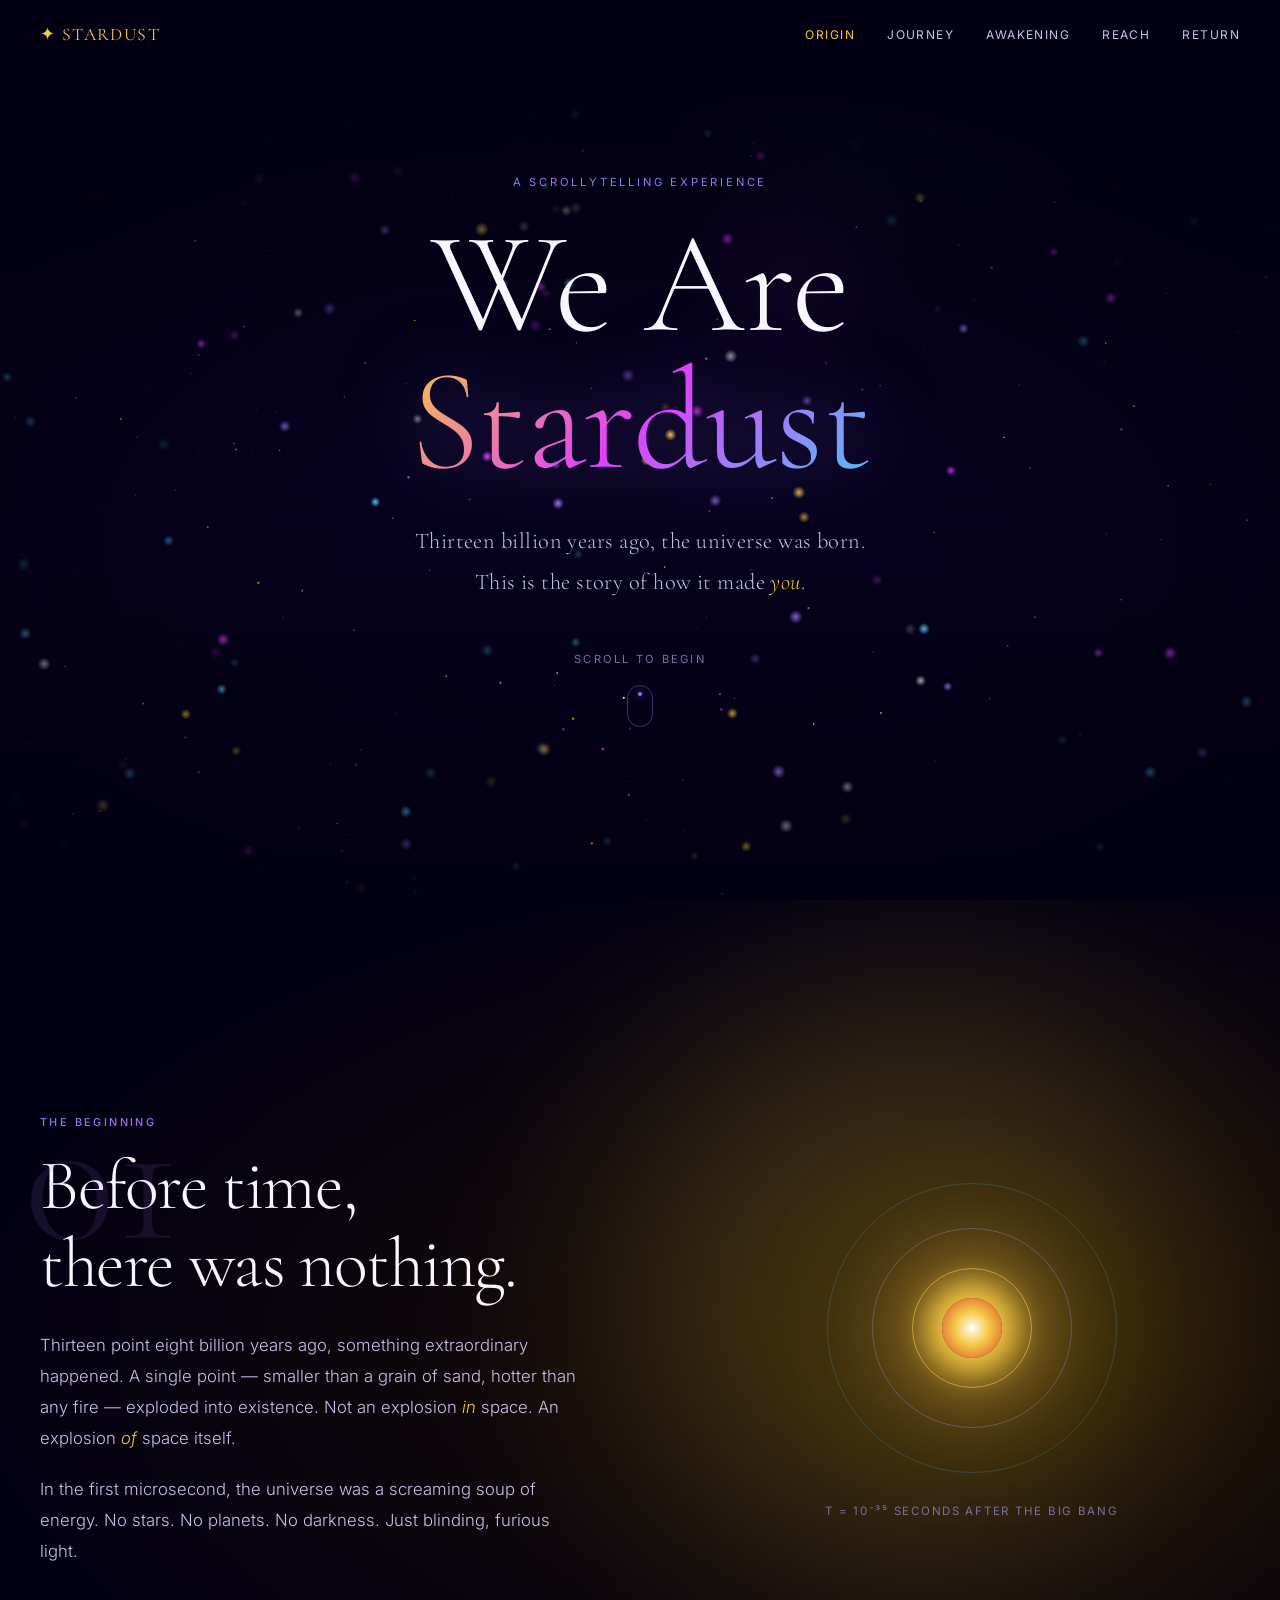
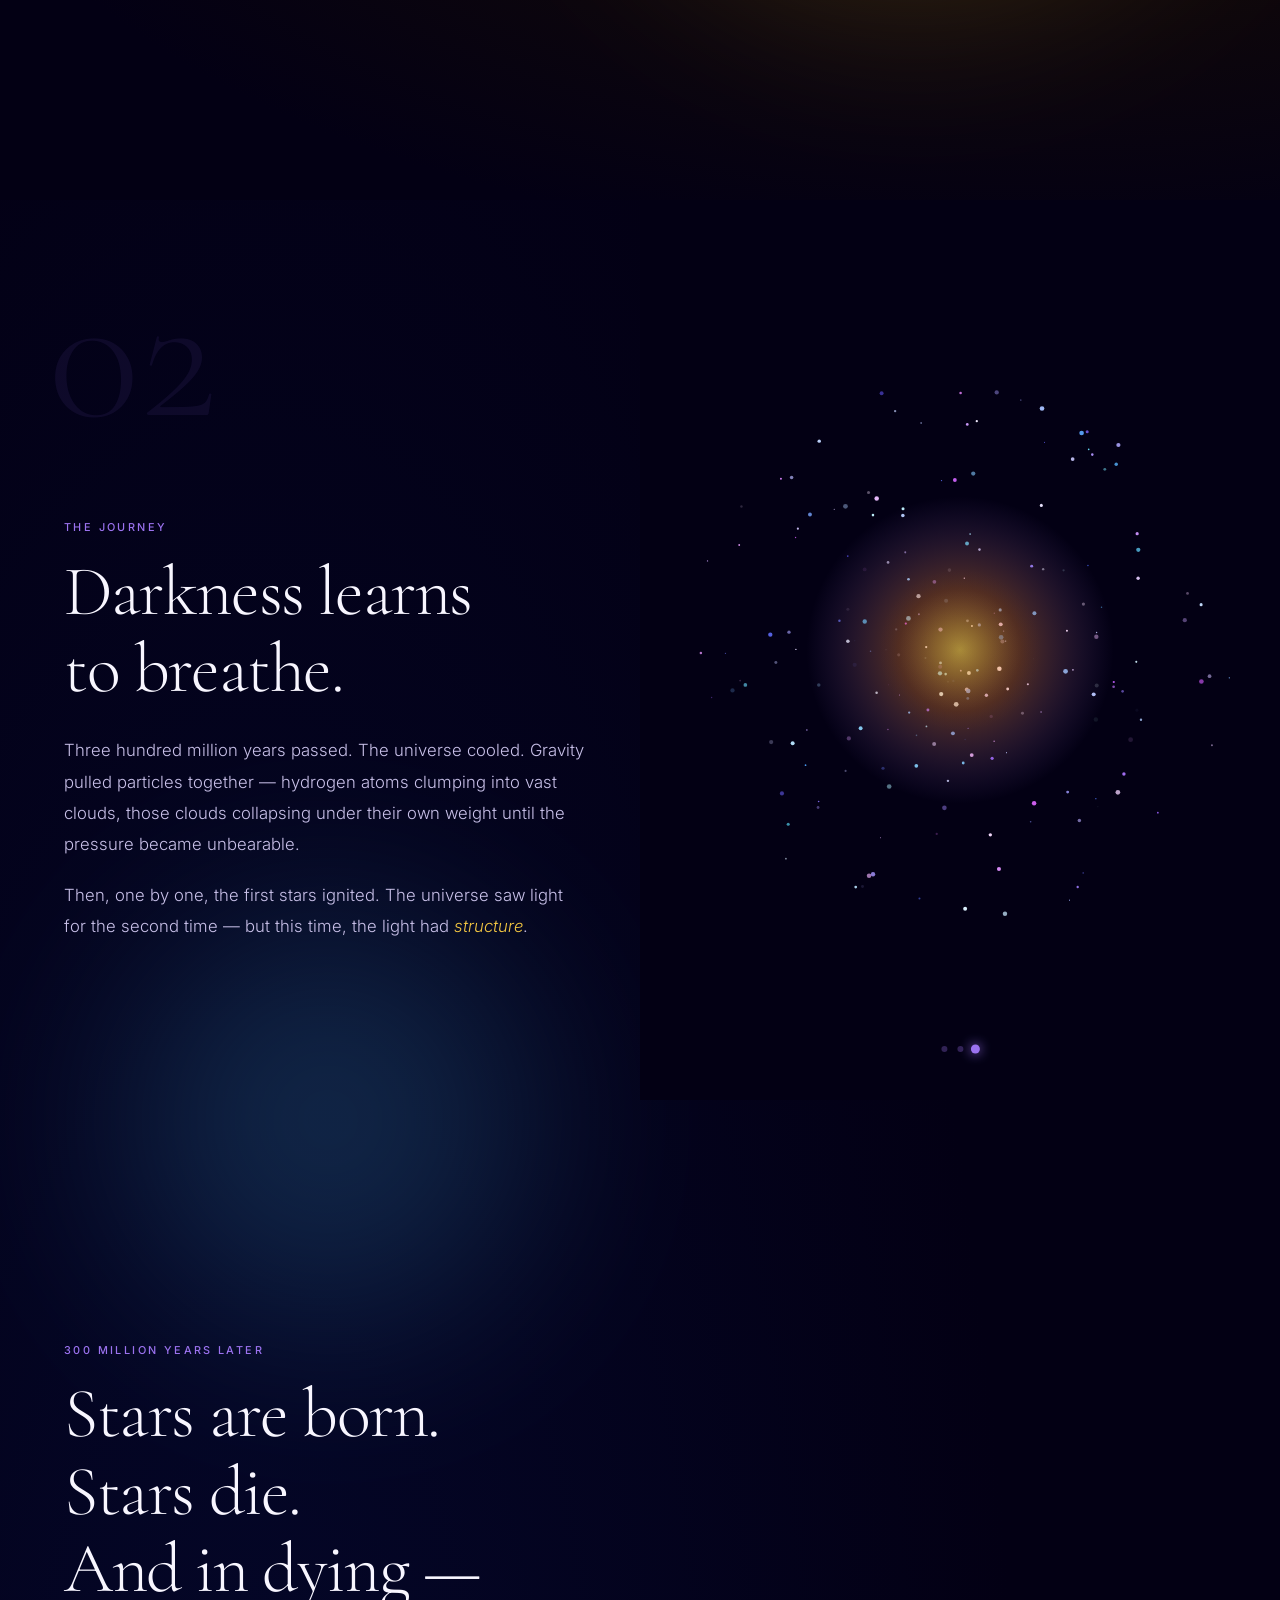
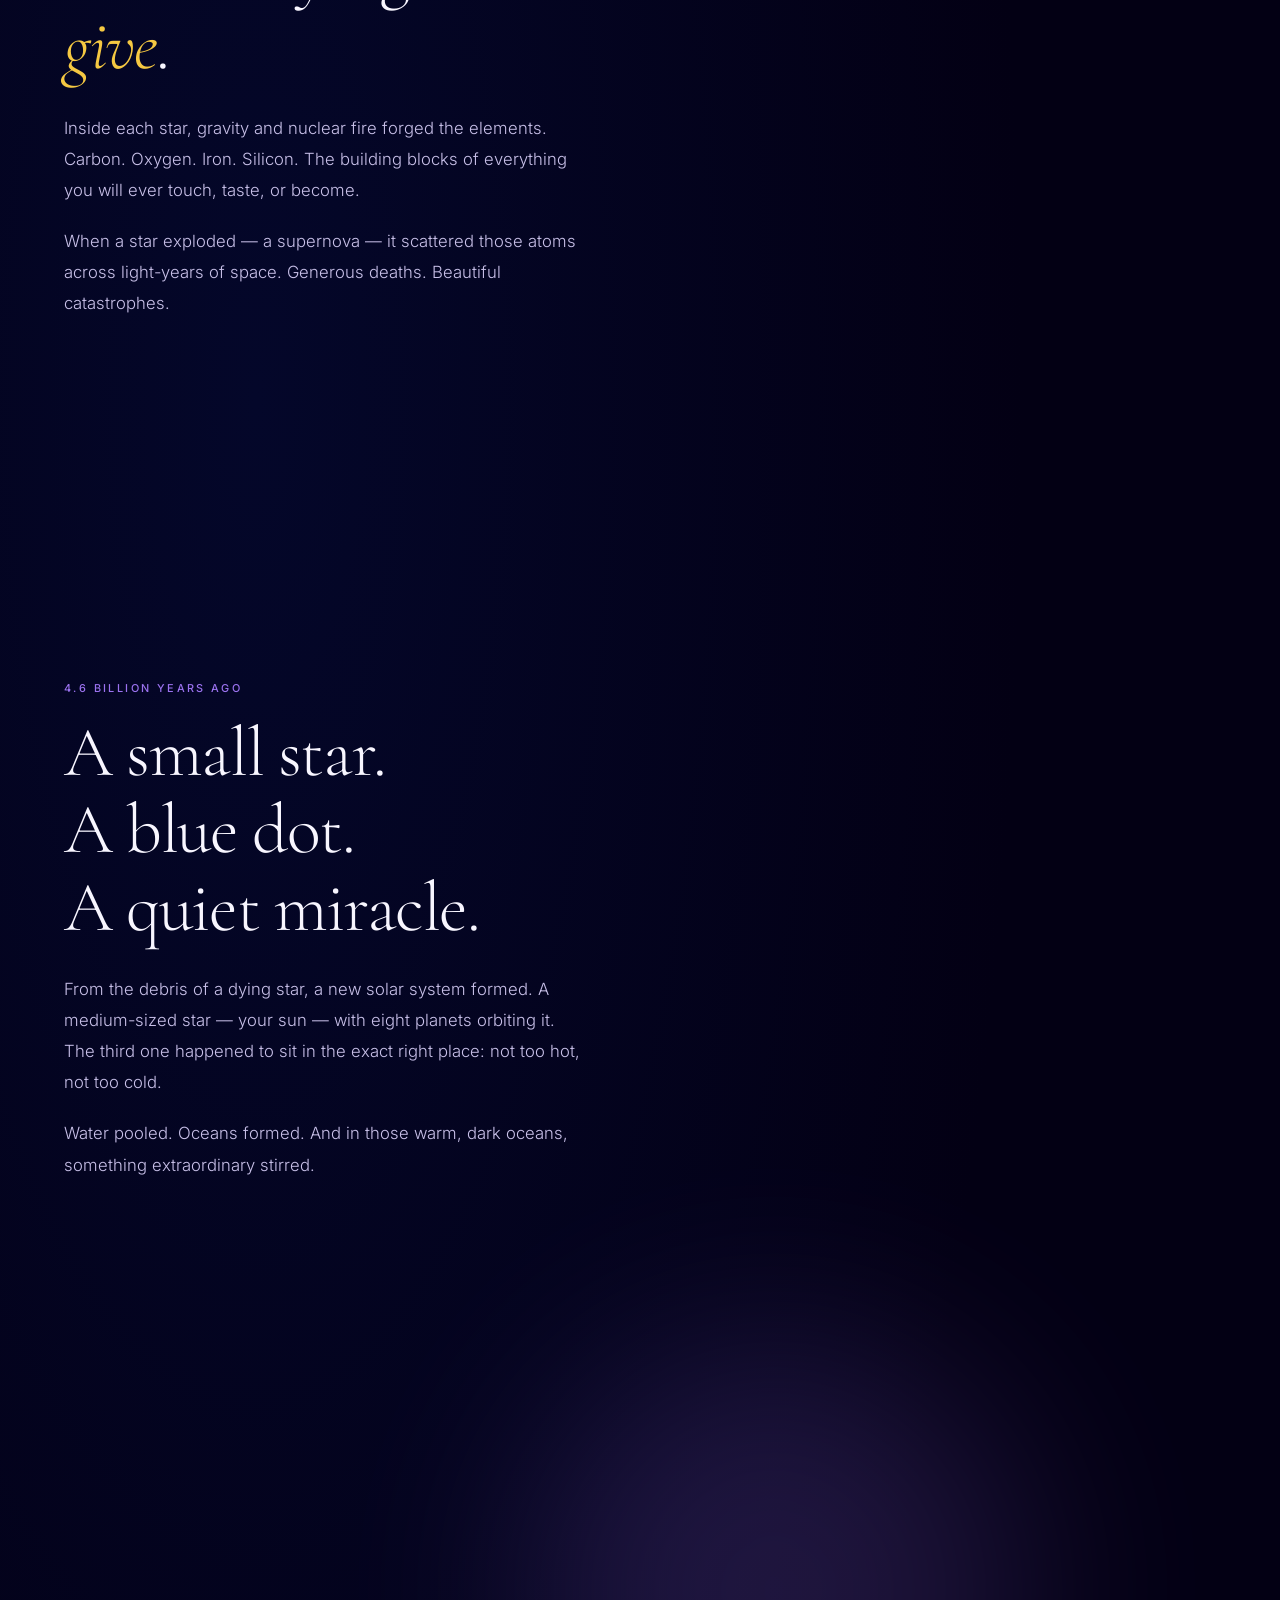
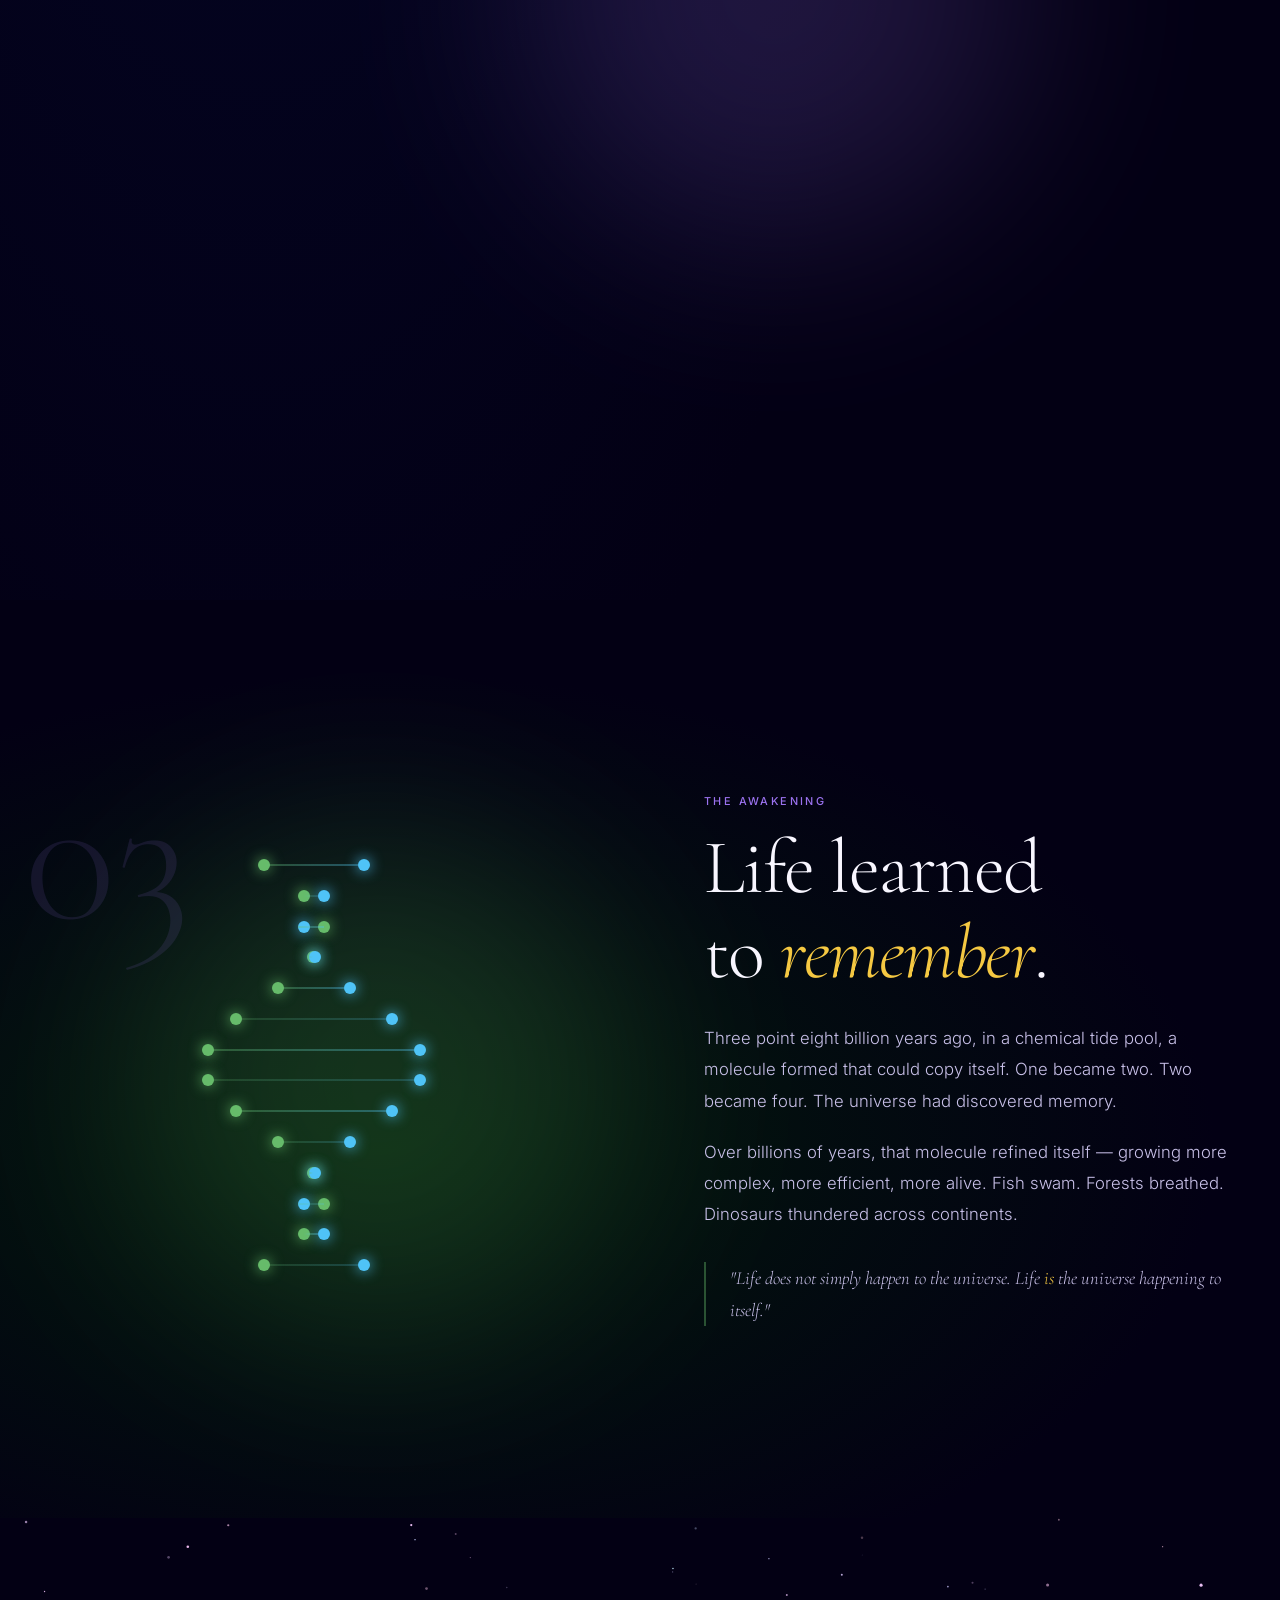
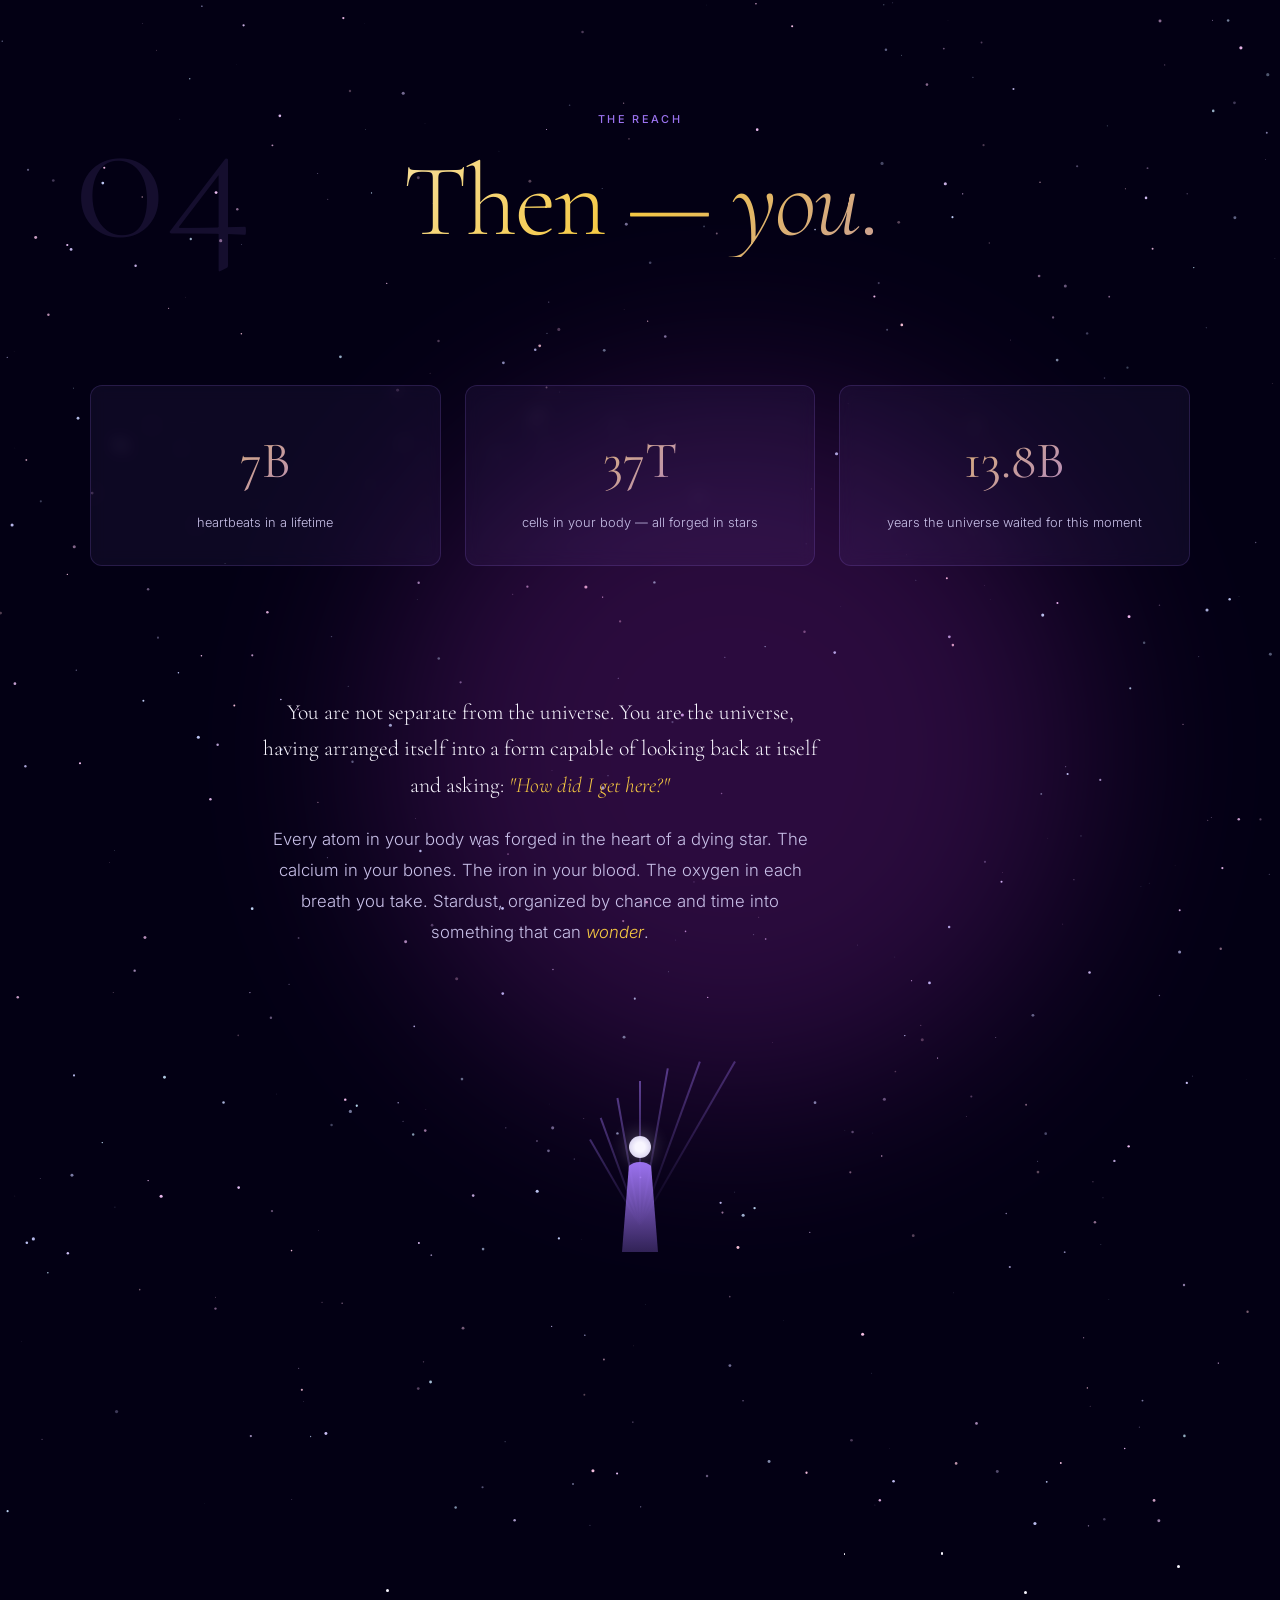
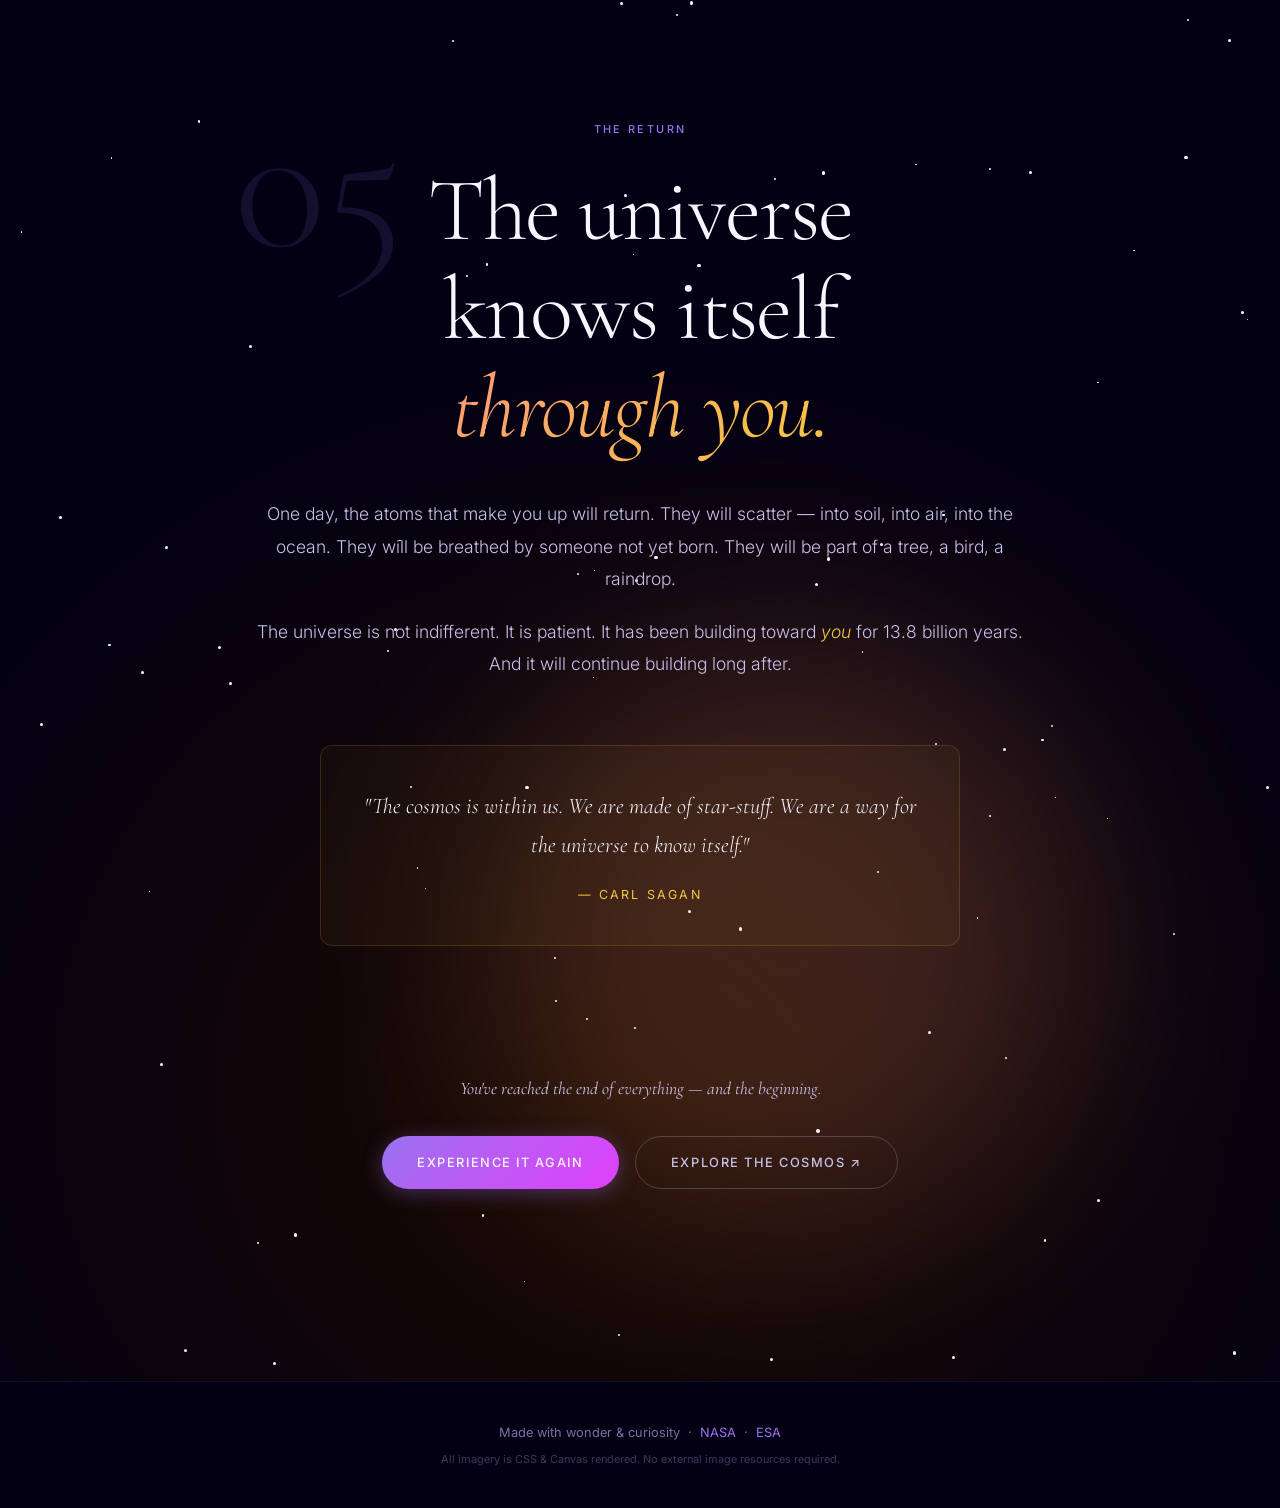
<file: index.html>
<!DOCTYPE html>
<html lang="en">

<head>
    <meta charset="UTF-8" />
    <meta name="viewport" content="width=device-width, initial-scale=1.0" />
    <meta name="description"
        content="We Are Stardust — A cinematic scrollytelling journey from the birth of the universe to the moment you exist. Experience the story of everything." />
    <meta property="og:title" content="We Are Stardust" />
    <meta property="og:description"
        content="A cinematic scrollytelling experience telling the story of the universe — and you." />
    <meta name="theme-color" content="#030014" />
    <title>We Are Stardust — A Scrollytelling Experience</title>

    <link rel="preconnect" href="https://fonts.googleapis.com" />
    <link rel="preconnect" href="https://fonts.gstatic.com" crossorigin />
    <link
        href="https://fonts.googleapis.com/css2?family=Cormorant+Garamond:ital,wght@0,300;0,400;0,600;1,300;1,400&family=Inter:wght@300;400;500&display=swap"
        rel="stylesheet" />

    <link rel="stylesheet" href="style.css" />
</head>

<body>

    <!-- PROGRESS BAR -->
    <div class="progress-bar" id="progressBar" role="progressbar" aria-label="Reading progress" aria-valuenow="0"
        aria-valuemin="0" aria-valuemax="100"></div>

    <!-- NAV -->
    <nav class="nav" id="nav" role="navigation" aria-label="Main navigation">
        <a href="#hero" class="nav-logo" aria-label="Return to top">&#10022; Stardust</a>
        <div class="nav-chapters" role="list">
            <a href="#beginning" class="nav-chapter" role="listitem">Origin</a>
            <a href="#journey" class="nav-chapter" role="listitem">Journey</a>
            <a href="#turning" class="nav-chapter" role="listitem">Awakening</a>
            <a href="#climax" class="nav-chapter" role="listitem">Reach</a>
            <a href="#ending" class="nav-chapter" role="listitem">Return</a>
        </div>
    </nav>

    <!-- HERO -->
    <section class="section hero" id="hero" aria-label="Introduction">
        <canvas class="hero-canvas" id="heroCanvas" aria-hidden="true"></canvas>
        <div class="hero-overlay" aria-hidden="true"></div>

        <div class="hero-content">
            <div class="hero-eyebrow reveal-fade">A Scrollytelling Experience</div>
            <h1 class="hero-title reveal-fade delay-1">
                <span class="hero-title-line">We Are</span>
                <span class="hero-title-line hero-title-accent">Stardust</span>
            </h1>
            <p class="hero-tagline reveal-fade delay-2">
                Thirteen billion years ago, the universe was born.<br />
                This is the story of how it made <em>you</em>.
            </p>
            <div class="hero-cta reveal-fade delay-3">
                <span class="cta-text">Scroll to Begin</span>
                <div class="scroll-indicator" aria-hidden="true">
                    <div class="scroll-dot"></div>
                </div>
            </div>
        </div>
    </section>

    <!-- CHAPTER 1: BEGINNING -->
    <section class="section chapter" id="beginning" data-chapter="1" aria-label="Chapter 1: The Beginning">
        <div class="chapter-bg chapter-bg--1" aria-hidden="true">
            <div class="bg-glow bg-glow--gold" aria-hidden="true"></div>
        </div>

        <div class="chapter-inner">
            <div class="chapter-number scroll-reveal" aria-hidden="true">01</div>
            <div class="chapter-text-block">
                <div class="chapter-label scroll-reveal slide-left">The Beginning</div>
                <h2 class="chapter-title scroll-reveal slide-up">Before time,<br />there was nothing.</h2>
                <p class="chapter-body scroll-reveal slide-up delay-1">
                    Thirteen point eight billion years ago, something extraordinary happened.
                    A single point — smaller than a grain of sand, hotter than any fire —
                    exploded into existence. Not an explosion <em>in</em> space.
                    An explosion <em>of</em> space itself.
                </p>
                <p class="chapter-body scroll-reveal slide-up delay-2">
                    In the first microsecond, the universe was a screaming soup of energy.
                    No stars. No planets. No darkness. Just blinding, furious light.
                </p>
            </div>

            <div class="visual-block scroll-reveal scale-up">
                <div class="visual-orb visual-orb--explosion">
                    <div class="orb-core" aria-hidden="true"></div>
                    <div class="orb-ring orb-ring--1" aria-hidden="true"></div>
                    <div class="orb-ring orb-ring--2" aria-hidden="true"></div>
                    <div class="orb-ring orb-ring--3" aria-hidden="true"></div>
                </div>
                <p class="visual-caption scroll-reveal slide-up delay-3">t = 10&#8315;&#179;&#8309; seconds after the
                    Big Bang</p>
            </div>
        </div>
    </section>

    <!-- CHAPTER 2: JOURNEY -->
    <section class="section chapter chapter--wide" id="journey" data-chapter="2" aria-label="Chapter 2: The Journey">
        <div class="chapter-bg chapter-bg--2" aria-hidden="true">
            <div class="bg-glow bg-glow--blue" aria-hidden="true"></div>
            <div class="bg-glow bg-glow--purple" aria-hidden="true"></div>
        </div>

        <div class="sticky-journey" id="stickyJourney">
            <div class="sticky-frame">
                <div class="sticky-visual" id="stickyVisual" aria-hidden="true">
                    <canvas class="galaxy-canvas" id="galaxyCanvas" aria-hidden="true"></canvas>
                </div>
                <div class="sticky-progress-dots" id="stickyDots" aria-hidden="true">
                    <div class="sdot active"></div>
                    <div class="sdot"></div>
                    <div class="sdot"></div>
                </div>
            </div>
        </div>

        <div class="journey-panels">
            <div class="journey-panel" data-panel="0">
                <div class="chapter-number" aria-hidden="true">02</div>
                <div class="chapter-label scroll-reveal slide-right">The Journey</div>
                <h2 class="chapter-title scroll-reveal slide-up">Darkness learns<br />to breathe.</h2>
                <p class="chapter-body scroll-reveal slide-up delay-1">
                    Three hundred million years passed. The universe cooled. Gravity pulled
                    particles together — hydrogen atoms clumping into vast clouds, those clouds
                    collapsing under their own weight until the pressure became unbearable.
                </p>
                <p class="chapter-body scroll-reveal slide-up delay-2">
                    Then, one by one, the first stars ignited. The universe saw light for the
                    second time — but this time, the light had <em>structure</em>.
                </p>
            </div>

            <div class="journey-panel" data-panel="1">
                <div class="chapter-label scroll-reveal slide-right">300 Million Years Later</div>
                <h2 class="chapter-title scroll-reveal slide-up">Stars are born.<br />Stars die.<br />And in dying —
                    <em>give</em>.
                </h2>
                <p class="chapter-body scroll-reveal slide-up delay-1">
                    Inside each star, gravity and nuclear fire forged the elements.
                    Carbon. Oxygen. Iron. Silicon. The building blocks of everything
                    you will ever touch, taste, or become.
                </p>
                <p class="chapter-body scroll-reveal slide-up delay-2">
                    When a star exploded — a supernova — it scattered those atoms across
                    light-years of space. Generous deaths. Beautiful catastrophes.
                </p>
            </div>

            <div class="journey-panel" data-panel="2">
                <div class="chapter-label scroll-reveal slide-right">4.6 Billion Years Ago</div>
                <h2 class="chapter-title scroll-reveal slide-up">A small star.<br />A blue dot.<br />A quiet miracle.
                </h2>
                <p class="chapter-body scroll-reveal slide-up delay-1">
                    From the debris of a dying star, a new solar system formed. A medium-sized
                    star — your sun — with eight planets orbiting it. The third one happened
                    to sit in the exact right place: not too hot, not too cold.
                </p>
                <p class="chapter-body scroll-reveal slide-up delay-2">
                    Water pooled. Oceans formed. And in those warm, dark oceans,
                    something extraordinary stirred.
                </p>
            </div>
        </div>
    </section>

    <!-- CHAPTER 3: TURNING POINT -->
    <section class="section chapter" id="turning" data-chapter="3" aria-label="Chapter 3: The Awakening">
        <div class="chapter-bg chapter-bg--3" aria-hidden="true">
            <div class="bg-glow bg-glow--green" aria-hidden="true"></div>
        </div>

        <div class="turning-split">
            <div class="turning-visual scroll-reveal scale-up" aria-hidden="true">
                <div class="dna-visual">
                    <div class="dna-strand" id="dnaStrand" aria-hidden="true"></div>
                </div>
            </div>

            <div class="turning-text">
                <div class="chapter-number scroll-reveal" aria-hidden="true">03</div>
                <div class="chapter-label scroll-reveal slide-right">The Awakening</div>
                <h2 class="chapter-title chapter-title--large scroll-reveal slide-up">
                    Life learned<br />to <em>remember</em>.
                </h2>
                <p class="chapter-body scroll-reveal slide-up delay-1">
                    Three point eight billion years ago, in a chemical tide pool,
                    a molecule formed that could copy itself. One became two.
                    Two became four. The universe had discovered memory.
                </p>
                <p class="chapter-body scroll-reveal slide-up delay-2">
                    Over billions of years, that molecule refined itself — growing more
                    complex, more efficient, more alive. Fish swam. Forests breathed.
                    Dinosaurs thundered across continents.
                </p>
                <blockquote class="turning-quote scroll-reveal slide-up delay-3">
                    <p>"Life does not simply happen to the universe. Life <em>is</em> the universe happening to itself."
                    </p>
                </blockquote>
            </div>
        </div>
    </section>

    <!-- CHAPTER 4: CLIMAX -->
    <section class="section chapter chapter--climax" id="climax" data-chapter="4" aria-label="Chapter 4: The Reach">
        <div class="chapter-bg chapter-bg--4" aria-hidden="true">
            <canvas class="stars-canvas" id="starsCanvas" aria-hidden="true"></canvas>
            <div class="bg-glow bg-glow--cosmic" aria-hidden="true"></div>
        </div>

        <div class="climax-content">
            <div class="climax-intro">
                <div class="chapter-number scroll-reveal" aria-hidden="true">04</div>
                <div class="chapter-label scroll-reveal slide-left">The Reach</div>
                <h2 class="chapter-title chapter-title--climax scroll-reveal slide-up">
                    Then &#8212; <em>you</em>.
                </h2>
            </div>

            <div class="climax-stats">
                <div class="stat-card scroll-reveal slide-up" style="--delay: 0">
                    <div class="stat-number">7B</div>
                    <div class="stat-label">heartbeats in a lifetime</div>
                </div>
                <div class="stat-card scroll-reveal slide-up" style="--delay: 1">
                    <div class="stat-number">37T</div>
                    <div class="stat-label">cells in your body — all forged in stars</div>
                </div>
                <div class="stat-card scroll-reveal slide-up" style="--delay: 2">
                    <div class="stat-number">13.8B</div>
                    <div class="stat-label">years the universe waited for this moment</div>
                </div>
            </div>

            <div class="climax-text-block scroll-reveal slide-up delay-3">
                <p class="chapter-body chapter-body--large">
                    You are not separate from the universe. You are the universe,
                    having arranged itself into a form capable of looking back at itself
                    and asking: <em>"How did I get here?"</em>
                </p>
                <p class="chapter-body scroll-reveal slide-up delay-4">
                    Every atom in your body was forged in the heart of a dying star.
                    The calcium in your bones. The iron in your blood. The oxygen in
                    each breath you take. Stardust, organized by chance and time
                    into something that can <em>wonder</em>.
                </p>
            </div>

            <div class="human-gaze scroll-reveal scale-up" aria-hidden="true">
                <div class="human-figure" aria-hidden="true"></div>
                <div class="gaze-rays" id="gazeRays" aria-hidden="true"></div>
            </div>
        </div>
    </section>

    <!-- CHAPTER 5: ENDING -->
    <section class="section chapter chapter--ending" id="ending" data-chapter="5" aria-label="Chapter 5: The Return">
        <div class="chapter-bg chapter-bg--5" aria-hidden="true">
            <div class="bg-glow bg-glow--dawn" aria-hidden="true"></div>
        </div>

        <div class="ending-content">
            <div class="chapter-number scroll-reveal" aria-hidden="true">05</div>
            <div class="chapter-label scroll-reveal slide-left">The Return</div>

            <h2 class="ending-title scroll-reveal slide-up">
                The universe<br />knows itself<br /><em>through you.</em>
            </h2>

            <p class="chapter-body ending-body scroll-reveal slide-up delay-1">
                One day, the atoms that make you up will return. They will scatter —
                into soil, into air, into the ocean. They will be breathed by someone
                not yet born. They will be part of a tree, a bird, a raindrop.
            </p>

            <p class="chapter-body ending-body scroll-reveal slide-up delay-2">
                The universe is not indifferent. It is patient. It has been building
                toward <em>you</em> for 13.8 billion years. And it will continue
                building long after.
            </p>

            <div class="final-quote scroll-reveal slide-up delay-3">
                <blockquote>
                    <p class="final-quote-text">
                        "The cosmos is within us. We are made of star-stuff.
                        We are a way for the universe to know itself."
                    </p>
                    <footer class="final-quote-author">&#8212; Carl Sagan</footer>
                </blockquote>
            </div>

            <div class="ending-cta scroll-reveal slide-up delay-4">
                <p class="ending-cta-label">You've reached the end of everything — and the beginning.</p>
                <div class="cta-buttons">
                    <a href="#hero" class="btn btn--primary" id="experienceAgain">Experience It Again</a>
                    <a href="https://www.nasa.gov/universe" class="btn btn--ghost" target="_blank"
                        rel="noopener noreferrer">Explore the Cosmos &#8599;</a>
                </div>
            </div>
        </div>

        <div class="ending-stars" id="endingStars" aria-hidden="true"></div>
    </section>

    <!-- FOOTER -->
    <footer class="site-footer" role="contentinfo">
        <p class="footer-text">
            Made with wonder &amp; curiosity &nbsp;&#183;&nbsp;
            <a href="https://www.nasa.gov" target="_blank" rel="noopener noreferrer" class="footer-link">NASA</a>
            &nbsp;&#183;&nbsp;
            <a href="https://www.esa.int" target="_blank" rel="noopener noreferrer" class="footer-link">ESA</a>
        </p>
        <p class="footer-sub">All imagery is CSS &amp; Canvas rendered. No external image resources required.</p>
    </footer>

    <script src="script.js"></script>
</body>

</html>
</file>
<file: style.css>
/* ============================================================
   WE ARE STARDUST — style.css
   ============================================================ */

/* ===================== DESIGN TOKENS ===================== */
:root {
    --color-void: #030014;
    --color-deep: #07021f;
    --color-midnight: #0d0526;
    --color-nebula: #140e3a;
    --color-galaxy: #1a1045;

    --color-gold: #f5c842;
    --color-gold-dim: #a88a20;
    --color-amber: #e8843c;
    --color-cosmic: #9b72ef;
    --color-blue-star: #4fc3f7;
    --color-nova: #e040fb;
    --color-dawn: #ff9a76;
    --color-life: #66bb6a;

    --color-white: #f8f6ff;
    --color-silver: #c8c0e8;
    --color-dim: #7a6fa0;
    --color-ghost: rgba(248, 246, 255, 0.12);

    --font-serif: 'Cormorant Garamond', Georgia, serif;
    --font-sans: 'Inter', system-ui, -apple-system, sans-serif;

    --space-xs: 0.5rem;
    --space-sm: 1rem;
    --space-md: 2rem;
    --space-lg: 4rem;
    --space-xl: 8rem;
    --space-2xl: 12rem;

    --ease-out: cubic-bezier(0.16, 1, 0.3, 1);
    --ease-in: cubic-bezier(0.7, 0, 0.84, 0);
    --ease-circ: cubic-bezier(0.4, 0, 0.2, 1);
    --duration-fast: 300ms;
    --duration-base: 600ms;
    --duration-slow: 1000ms;
    --duration-xslow: 1400ms;

    --radius-sm: 4px;
    --radius-md: 12px;
    --radius-lg: 24px;
    --radius-full: 9999px;
}

/* ===================== RESET & BASE ===================== */
*,
*::before,
*::after {
    box-sizing: border-box;
    margin: 0;
    padding: 0;
}

html {
    scroll-behavior: smooth;
    font-size: 16px;
    -webkit-text-size-adjust: 100%;
}

body {
    background-color: var(--color-void);
    color: var(--color-white);
    font-family: var(--font-sans);
    line-height: 1.7;
    overflow-x: hidden;
    -webkit-font-smoothing: antialiased;
    -moz-osx-font-smoothing: grayscale;
}

h1,
h2,
h3,
h4 {
    font-family: var(--font-serif);
    font-weight: 300;
    line-height: 1.1;
    letter-spacing: -0.01em;
}

em {
    font-style: italic;
    color: var(--color-gold);
}

a {
    color: inherit;
    text-decoration: none;
}

/* ===================== PROGRESS BAR ===================== */
.progress-bar {
    position: fixed;
    top: 0;
    left: 0;
    height: 2px;
    width: 0%;
    background: linear-gradient(90deg, var(--color-cosmic), var(--color-gold), var(--color-nova));
    z-index: 1000;
    transition: width 0.1s linear;
    box-shadow: 0 0 12px var(--color-cosmic);
}

/* ===================== NAVIGATION ===================== */
.nav {
    position: fixed;
    top: 0;
    left: 0;
    right: 0;
    z-index: 900;
    display: flex;
    align-items: center;
    justify-content: space-between;
    padding: 1.25rem 2.5rem;
    transition: background var(--duration-base) var(--ease-circ),
        padding var(--duration-base) var(--ease-circ),
        backdrop-filter var(--duration-base) var(--ease-circ);
}

.nav.scrolled {
    background: rgba(3, 0, 20, 0.82);
    backdrop-filter: blur(16px);
    -webkit-backdrop-filter: blur(16px);
    padding: 0.875rem 2.5rem;
    border-bottom: 1px solid rgba(155, 114, 239, 0.15);
}

.nav-logo {
    font-family: var(--font-serif);
    font-size: 1.1rem;
    font-weight: 400;
    letter-spacing: 0.08em;
    color: var(--color-gold);
    text-transform: uppercase;
    transition: opacity var(--duration-fast);
}

.nav-logo:hover {
    opacity: 0.75;
}

.nav-chapters {
    display: flex;
    gap: 2rem;
    list-style: none;
}

.nav-chapter {
    font-family: var(--font-sans);
    font-size: 0.75rem;
    font-weight: 400;
    letter-spacing: 0.12em;
    text-transform: uppercase;
    color: var(--color-silver);
    transition: color var(--duration-fast);
    position: relative;
}

.nav-chapter::after {
    content: '';
    position: absolute;
    bottom: -2px;
    left: 0;
    width: 0;
    height: 1px;
    background: var(--color-gold);
    transition: width var(--duration-base) var(--ease-out);
}

.nav-chapter:hover {
    color: var(--color-white);
}

.nav-chapter:hover::after {
    width: 100%;
}

.nav-chapter.active {
    color: var(--color-gold);
}

/* ===================== SECTIONS ===================== */
.section {
    position: relative;
    min-height: 100vh;
    overflow: hidden;
}

.chapter {
    padding: var(--space-2xl) var(--space-md);
    display: flex;
    align-items: center;
    justify-content: center;
}

/* ===================== HERO ===================== */
.hero {
    display: flex;
    align-items: center;
    justify-content: center;
    flex-direction: column;
    background: var(--color-void);
}

.hero-canvas {
    position: absolute;
    inset: 0;
    width: 100%;
    height: 100%;
    z-index: 0;
}

.hero-overlay {
    position: absolute;
    inset: 0;
    background: radial-gradient(ellipse 80% 60% at 50% 60%, transparent 30%, var(--color-void) 85%);
    z-index: 1;
}

.hero-content {
    position: relative;
    z-index: 2;
    text-align: center;
    max-width: 800px;
    padding: var(--space-md);
}

.hero-eyebrow {
    font-family: var(--font-sans);
    font-size: 0.7rem;
    font-weight: 400;
    letter-spacing: 0.25em;
    text-transform: uppercase;
    color: var(--color-cosmic);
    margin-bottom: 1.5rem;
}

.hero-title {
    font-size: clamp(4rem, 12vw, 9rem);
    font-weight: 300;
    line-height: 0.95;
    margin-bottom: 2rem;
    display: flex;
    flex-direction: column;
    align-items: center;
}

.hero-title-line {
    display: block;
}

.hero-title-accent {
    background: linear-gradient(135deg, var(--color-gold) 0%, var(--color-nova) 50%, var(--color-blue-star) 100%);
    -webkit-background-clip: text;
    background-clip: text;
    -webkit-text-fill-color: transparent;
    filter: drop-shadow(0 0 40px rgba(155, 114, 239, 0.5));
}

.hero-tagline {
    font-family: var(--font-serif);
    font-size: clamp(1rem, 2.5vw, 1.4rem);
    font-weight: 300;
    color: var(--color-silver);
    line-height: 1.8;
    margin-bottom: 3rem;
    letter-spacing: 0.02em;
}

.hero-cta {
    display: flex;
    flex-direction: column;
    align-items: center;
    gap: 1rem;
}

.cta-text {
    font-size: 0.7rem;
    letter-spacing: 0.2em;
    text-transform: uppercase;
    color: var(--color-dim);
}

.scroll-indicator {
    width: 26px;
    height: 42px;
    border: 1px solid rgba(155, 114, 239, 0.4);
    border-radius: var(--radius-full);
    display: flex;
    align-items: flex-start;
    justify-content: center;
    padding: 6px;
}

.scroll-dot {
    width: 4px;
    height: 4px;
    background: var(--color-cosmic);
    border-radius: var(--radius-full);
    animation: scrollBounce 2s ease-in-out infinite;
    box-shadow: 0 0 8px var(--color-cosmic);
}

@keyframes scrollBounce {

    0%,
    100% {
        transform: translateY(0);
        opacity: 1;
    }

    50% {
        transform: translateY(16px);
        opacity: 0.3;
    }
}

/* ===================== REVEAL ANIMATIONS ===================== */
.reveal-fade {
    opacity: 0;
    animation: fadeIn var(--duration-slow) var(--ease-out) forwards;
}

.reveal-fade.delay-1 {
    animation-delay: 0.4s;
}

.reveal-fade.delay-2 {
    animation-delay: 0.8s;
}

.reveal-fade.delay-3 {
    animation-delay: 1.3s;
}

@keyframes fadeIn {
    from {
        opacity: 0;
        transform: translateY(20px);
    }

    to {
        opacity: 1;
        transform: translateY(0);
    }
}

.scroll-reveal {
    opacity: 0;
    transition: opacity var(--duration-slow) var(--ease-out),
        transform var(--duration-slow) var(--ease-out);
}

.scroll-reveal.slide-up {
    transform: translateY(50px);
}

.scroll-reveal.slide-left {
    transform: translateX(-40px);
}

.scroll-reveal.slide-right {
    transform: translateX(40px);
}

.scroll-reveal.scale-up {
    transform: scale(0.88);
}

.scroll-reveal.visible {
    opacity: 1;
    transform: none !important;
}

.scroll-reveal.delay-1 {
    transition-delay: 0.12s;
}

.scroll-reveal.delay-2 {
    transition-delay: 0.24s;
}

.scroll-reveal.delay-3 {
    transition-delay: 0.38s;
}

.scroll-reveal.delay-4 {
    transition-delay: 0.52s;
}

/* ===================== CHAPTER COMMON ===================== */
.chapter-bg {
    position: absolute;
    inset: 0;
    z-index: 0;
}

.chapter-inner {
    position: relative;
    z-index: 1;
    max-width: 1200px;
    width: 100%;
    display: grid;
    grid-template-columns: 1fr 1fr;
    gap: var(--space-xl);
    align-items: center;
}

.chapter-number {
    font-family: var(--font-serif);
    font-size: clamp(6rem, 15vw, 12rem);
    font-weight: 300;
    color: rgba(155, 114, 239, 0.08);
    line-height: 1;
    position: absolute;
    top: -2rem;
    left: -1rem;
    user-select: none;
    pointer-events: none;
    transition: opacity var(--duration-slow) var(--ease-out), color var(--duration-slow);
}

.chapter-number.visible {
    opacity: 1;
    color: rgba(155, 114, 239, 0.12);
}

.chapter-label {
    font-family: var(--font-sans);
    font-size: 0.68rem;
    font-weight: 500;
    letter-spacing: 0.22em;
    text-transform: uppercase;
    color: var(--color-cosmic);
    margin-bottom: 1rem;
}

.chapter-title {
    font-family: var(--font-serif);
    font-size: clamp(2.4rem, 5.5vw, 4.5rem);
    font-weight: 300;
    line-height: 1.1;
    color: var(--color-white);
    margin-bottom: 1.75rem;
    letter-spacing: -0.02em;
}

.chapter-title--large {
    font-size: clamp(2.8rem, 6vw, 5.5rem);
}

.chapter-body {
    font-family: var(--font-sans);
    font-size: clamp(0.9rem, 1.8vw, 1.05rem);
    font-weight: 300;
    color: var(--color-silver);
    line-height: 1.85;
    margin-bottom: 1.25rem;
    max-width: 560px;
}

.chapter-body--large {
    font-size: clamp(1.1rem, 2.2vw, 1.35rem);
    color: var(--color-white);
    font-family: var(--font-serif);
    font-weight: 300;
    line-height: 1.7;
}

/* ===================== CHAPTER BACKGROUNDS ===================== */
.chapter-bg--1 {
    background: radial-gradient(ellipse 120% 80% at 80% 50%, #1a0e00 0%, var(--color-void) 70%);
}

.chapter-bg--2 {
    background: radial-gradient(ellipse 100% 100% at 20% 50%, #04072a 0%, var(--color-void) 60%);
}

.chapter-bg--3 {
    background: radial-gradient(ellipse 100% 80% at 30% 60%, #021a0a 0%, var(--color-void) 65%);
}

.chapter-bg--4 {
    background: var(--color-void);
}

.chapter-bg--5 {
    background: radial-gradient(ellipse 100% 80% at 50% 80%, #1a0a00 0%, var(--color-void) 65%);
}

.bg-glow {
    position: absolute;
    border-radius: var(--radius-full);
    filter: blur(100px);
    opacity: 0.18;
    animation: glowPulse 8s ease-in-out infinite;
    pointer-events: none;
}

.bg-glow--gold {
    width: 600px;
    height: 600px;
    background: var(--color-gold);
    top: 10%;
    right: 5%;
}

.bg-glow--blue {
    width: 400px;
    height: 400px;
    background: var(--color-blue-star);
    top: 20%;
    left: 10%;
}

.bg-glow--purple {
    width: 500px;
    height: 500px;
    background: var(--color-cosmic);
    bottom: 10%;
    right: 20%;
    animation-delay: -3s;
}

.bg-glow--green {
    width: 500px;
    height: 500px;
    background: var(--color-life);
    bottom: 20%;
    left: 10%;
}

.bg-glow--cosmic {
    width: 700px;
    height: 700px;
    background: var(--color-nova);
    top: 30%;
    left: 30%;
    animation-delay: -2s;
}

.bg-glow--dawn {
    width: 600px;
    height: 600px;
    background: var(--color-dawn);
    bottom: 10%;
    right: 15%;
}

@keyframes glowPulse {

    0%,
    100% {
        opacity: 0.15;
        transform: scale(1);
    }

    50% {
        opacity: 0.25;
        transform: scale(1.1);
    }
}

/* ===================== VISUAL ORB (BIG BANG) ===================== */
.visual-block {
    display: flex;
    flex-direction: column;
    align-items: center;
    gap: 1.5rem;
}

.visual-orb {
    position: relative;
    width: 300px;
    height: 300px;
    display: flex;
    align-items: center;
    justify-content: center;
}

.orb-core {
    width: 60px;
    height: 60px;
    border-radius: var(--radius-full);
    background: radial-gradient(circle, #fff 0%, var(--color-gold) 40%, var(--color-amber) 70%, transparent 100%);
    box-shadow: 0 0 30px 15px var(--color-gold),
        0 0 80px 40px rgba(245, 200, 66, 0.4),
        0 0 140px 70px rgba(245, 200, 66, 0.15);
    animation: coreBreath 3s ease-in-out infinite;
    position: relative;
    z-index: 3;
}

@keyframes coreBreath {

    0%,
    100% {
        transform: scale(1);
        box-shadow: 0 0 30px 15px var(--color-gold), 0 0 80px 40px rgba(245, 200, 66, 0.4);
    }

    50% {
        transform: scale(1.15);
        box-shadow: 0 0 50px 25px var(--color-gold), 0 0 110px 55px rgba(245, 200, 66, 0.5);
    }
}

.orb-ring {
    position: absolute;
    border-radius: var(--radius-full);
    border: 1px solid;
    animation: ringExpand 4s ease-out infinite;
}

.orb-ring--1 {
    width: 120px;
    height: 120px;
    border-color: rgba(245, 200, 66, 0.6);
    animation-delay: 0s;
}

.orb-ring--2 {
    width: 200px;
    height: 200px;
    border-color: rgba(155, 114, 239, 0.4);
    animation-delay: 0.5s;
}

.orb-ring--3 {
    width: 290px;
    height: 290px;
    border-color: rgba(79, 195, 247, 0.2);
    animation-delay: 1s;
}

@keyframes ringExpand {
    0% {
        transform: scale(0.7);
        opacity: 0.8;
    }

    100% {
        transform: scale(1.2);
        opacity: 0;
    }
}

.visual-caption {
    font-family: var(--font-sans);
    font-size: 0.72rem;
    letter-spacing: 0.15em;
    text-transform: uppercase;
    color: var(--color-dim);
    text-align: center;
}

/* ===================== JOURNEY (STICKY) ===================== */
.chapter--wide {
    min-height: 400vh;
    display: block;
    padding: 0;
    align-items: unset;
    justify-content: unset;
}

.sticky-journey {
    position: sticky;
    top: 0;
    height: 100vh;
    width: 50%;
    float: right;
    z-index: 1;
    pointer-events: none;
}

.sticky-frame {
    width: 100%;
    height: 100%;
    display: flex;
    align-items: center;
    justify-content: center;
    position: relative;
}

.sticky-visual {
    width: 100%;
    height: 100%;
    position: relative;
}

.galaxy-canvas {
    width: 100%;
    height: 100%;
    display: block;
}

.sticky-progress-dots {
    position: absolute;
    bottom: 3rem;
    left: 50%;
    transform: translateX(-50%);
    display: flex;
    gap: 0.6rem;
}

.sdot {
    width: 6px;
    height: 6px;
    border-radius: var(--radius-full);
    background: rgba(155, 114, 239, 0.3);
    transition: background var(--duration-base), transform var(--duration-base) var(--ease-out);
}

.sdot.active {
    background: var(--color-cosmic);
    transform: scale(1.5);
    box-shadow: 0 0 8px var(--color-cosmic);
}

.journey-panels {
    position: relative;
    z-index: 2;
    width: 50%;
    float: left;
    padding: 10vh 4% 10vh 5%;
}

.journey-panel {
    min-height: 100vh;
    display: flex;
    flex-direction: column;
    justify-content: center;
    padding: var(--space-xl) 0;
    position: relative;
}

/* ===================== TURNING SPLIT ===================== */
.turning-split {
    position: relative;
    z-index: 1;
    max-width: 1200px;
    width: 100%;
    display: grid;
    grid-template-columns: 1fr 1fr;
    gap: var(--space-xl);
    align-items: center;
}

.turning-visual {
    display: flex;
    align-items: center;
    justify-content: center;
    height: 500px;
}

.dna-visual {
    position: relative;
    width: 200px;
    height: 400px;
}

.dna-strand {
    position: relative;
    width: 100%;
    height: 100%;
}

.dna-node {
    position: absolute;
    width: 12px;
    height: 12px;
    border-radius: var(--radius-full);
    background: var(--color-life);
    box-shadow: 0 0 14px var(--color-life);
    animation: dnaPulse 2s ease-in-out infinite;
    animation-delay: var(--d);
}

.dna-node-b {
    background: var(--color-blue-star);
    box-shadow: 0 0 14px var(--color-blue-star);
}

.dna-bar {
    position: absolute;
    height: 2px;
    background: linear-gradient(90deg, var(--color-life), var(--color-blue-star));
    opacity: 0.4;
}

@keyframes dnaPulse {

    0%,
    100% {
        opacity: 1;
        transform: scale(1);
    }

    50% {
        opacity: 0.5;
        transform: scale(0.7);
    }
}

.turning-quote {
    margin-top: 2rem;
    padding-left: 1.5rem;
    border-left: 2px solid rgba(102, 187, 106, 0.4);
}

.turning-quote p {
    font-family: var(--font-serif);
    font-size: clamp(0.95rem, 2vw, 1.15rem);
    font-weight: 300;
    font-style: italic;
    color: var(--color-silver);
    line-height: 1.75;
}

/* ===================== CLIMAX ===================== */
.chapter--climax {
    min-height: 100vh;
    display: block;
    padding: var(--space-2xl) var(--space-md);
}

.stars-canvas {
    position: absolute;
    inset: 0;
    width: 100%;
    height: 100%;
}

.climax-content {
    position: relative;
    z-index: 1;
    max-width: 1100px;
    margin: 0 auto;
}

.climax-intro {
    text-align: center;
    margin-bottom: var(--space-xl);
    position: relative;
}

.chapter-title--climax {
    font-size: clamp(3.5rem, 8vw, 7rem);
    background: linear-gradient(135deg, var(--color-white) 0%, var(--color-gold) 50%, var(--color-cosmic) 100%);
    -webkit-background-clip: text;
    background-clip: text;
    -webkit-text-fill-color: transparent;
    text-align: center;
    margin-bottom: 0;
}

.climax-stats {
    display: grid;
    grid-template-columns: repeat(3, 1fr);
    gap: 1.5rem;
    margin-bottom: var(--space-xl);
}

.stat-card {
    background: rgba(155, 114, 239, 0.07);
    border: 1px solid rgba(155, 114, 239, 0.18);
    border-radius: var(--radius-md);
    padding: 2rem 1.5rem;
    text-align: center;
    backdrop-filter: blur(8px);
    transition: transform var(--duration-base) var(--ease-out),
        background var(--duration-base),
        border-color var(--duration-base);
    transition-delay: calc(var(--delay, 0) * 0.15s);
}

.stat-card:hover {
    transform: translateY(-4px);
    background: rgba(155, 114, 239, 0.12);
    border-color: rgba(155, 114, 239, 0.35);
}

.stat-number {
    font-family: var(--font-serif);
    font-size: clamp(2rem, 4vw, 3.5rem);
    font-weight: 400;
    background: linear-gradient(135deg, var(--color-gold), var(--color-cosmic));
    -webkit-background-clip: text;
    background-clip: text;
    -webkit-text-fill-color: transparent;
    margin-bottom: 0.5rem;
}

.stat-label {
    font-size: 0.8rem;
    font-weight: 300;
    color: var(--color-silver);
    line-height: 1.5;
}

.climax-text-block {
    max-width: 760px;
    margin: 0 auto var(--space-xl);
    text-align: center;
}

/* Human Gaze */
.human-gaze {
    display: flex;
    flex-direction: column;
    align-items: center;
    justify-content: center;
    height: 260px;
    position: relative;
}

.human-figure {
    width: 50px;
    height: 140px;
    position: relative;
    z-index: 2;
}

.human-figure::before {
    content: '';
    display: block;
    width: 22px;
    height: 22px;
    border-radius: var(--radius-full);
    background: radial-gradient(circle, var(--color-white) 30%, var(--color-silver) 100%);
    margin: 0 auto 4px;
    box-shadow: 0 0 20px rgba(248, 246, 255, 0.4);
}

.human-figure::after {
    content: '';
    display: block;
    width: 36px;
    height: 90px;
    background: linear-gradient(180deg, var(--color-cosmic) 0%, rgba(155, 114, 239, 0.3) 100%);
    border-radius: 18px 18px 0 0;
    margin: 0 auto;
    clip-path: polygon(20% 0%, 80% 0%, 100% 100%, 0% 100%);
    box-shadow: 0 0 30px rgba(155, 114, 239, 0.3);
}

.gaze-rays {
    position: absolute;
    top: 0;
    left: 50%;
    transform: translateX(-50%);
    width: 400px;
    height: 200px;
    pointer-events: none;
}

.gaze-ray {
    position: absolute;
    bottom: 50px;
    left: 50%;
    width: 2px;
    height: 120px;
    background: linear-gradient(0deg, transparent, rgba(155, 114, 239, 0.6));
    transform-origin: bottom center;
    animation: rayShimmer 3s ease-in-out infinite;
}

@keyframes rayShimmer {

    0%,
    100% {
        opacity: 0.4;
    }

    50% {
        opacity: 0.9;
    }
}

/* ===================== ENDING ===================== */
.chapter--ending {
    display: block;
    padding: var(--space-2xl) var(--space-md);
    min-height: 100vh;
}

.ending-content {
    position: relative;
    z-index: 1;
    max-width: 780px;
    margin: 0 auto;
    text-align: center;
}

.ending-title {
    font-size: clamp(3rem, 7vw, 6rem);
    font-weight: 300;
    color: var(--color-white);
    margin: 1.5rem 0 2.5rem;
    line-height: 1.1;
    letter-spacing: -0.02em;
}

.ending-title em {
    background: linear-gradient(135deg, var(--color-dawn), var(--color-gold));
    -webkit-background-clip: text;
    background-clip: text;
    -webkit-text-fill-color: transparent;
}

.ending-body {
    text-align: center;
    max-width: none;
    font-size: clamp(0.95rem, 2vw, 1.1rem);
}

.final-quote {
    margin: var(--space-lg) auto;
    max-width: 640px;
    padding: 2.5rem;
    background: rgba(245, 200, 66, 0.04);
    border: 1px solid rgba(245, 200, 66, 0.15);
    border-radius: var(--radius-md);
}

.final-quote-text {
    font-family: var(--font-serif);
    font-size: clamp(1.1rem, 2.4vw, 1.4rem);
    font-weight: 300;
    font-style: italic;
    color: var(--color-white);
    line-height: 1.75;
    margin-bottom: 1.25rem;
}

.final-quote-author {
    font-family: var(--font-sans);
    font-size: 0.78rem;
    letter-spacing: 0.18em;
    text-transform: uppercase;
    color: var(--color-gold);
}

.ending-cta {
    margin-top: var(--space-xl);
}

.ending-cta-label {
    font-family: var(--font-serif);
    font-size: 1.1rem;
    font-style: italic;
    color: var(--color-silver);
    margin-bottom: 2rem;
}

.cta-buttons {
    display: flex;
    gap: 1rem;
    justify-content: center;
    flex-wrap: wrap;
}

.btn {
    display: inline-flex;
    align-items: center;
    justify-content: center;
    padding: 0.9rem 2.2rem;
    font-family: var(--font-sans);
    font-size: 0.8rem;
    font-weight: 500;
    letter-spacing: 0.12em;
    text-transform: uppercase;
    border-radius: var(--radius-full);
    transition: transform var(--duration-fast) var(--ease-out),
        box-shadow var(--duration-fast) var(--ease-out),
        background var(--duration-fast);
    cursor: pointer;
    border: none;
}

.btn--primary {
    background: linear-gradient(135deg, var(--color-cosmic), var(--color-nova));
    color: var(--color-white);
    box-shadow: 0 4px 20px rgba(155, 114, 239, 0.35);
}

.btn--primary:hover {
    transform: translateY(-2px);
    box-shadow: 0 8px 32px rgba(155, 114, 239, 0.55);
}

.btn--ghost {
    background: transparent;
    color: var(--color-silver);
    border: 1px solid rgba(200, 192, 232, 0.25);
}

.btn--ghost:hover {
    background: rgba(200, 192, 232, 0.08);
    color: var(--color-white);
    transform: translateY(-2px);
}

.ending-stars {
    position: absolute;
    inset: 0;
    z-index: 0;
    pointer-events: none;
}

.ending-star {
    position: absolute;
    border-radius: var(--radius-full);
    background: var(--color-white);
    animation: twinkle var(--td, 3s) ease-in-out infinite;
    animation-delay: var(--d, 0s);
}

@keyframes twinkle {

    0%,
    100% {
        opacity: 0.2;
    }

    50% {
        opacity: 1;
    }
}

/* ===================== FOOTER ===================== */
.site-footer {
    background: var(--color-void);
    border-top: 1px solid rgba(155, 114, 239, 0.1);
    padding: 2.5rem var(--space-md);
    text-align: center;
}

.footer-text {
    font-size: 0.8rem;
    color: var(--color-dim);
    margin-bottom: 0.4rem;
}

.footer-link {
    color: var(--color-cosmic);
    transition: color var(--duration-fast);
}

.footer-link:hover {
    color: var(--color-gold);
}

.footer-sub {
    font-size: 0.68rem;
    color: rgba(122, 111, 160, 0.5);
}

/* ===================== REDUCED MOTION ===================== */
@media (prefers-reduced-motion: reduce) {

    *,
    *::before,
    *::after {
        animation-duration: 0.01ms !important;
        animation-iteration-count: 1 !important;
        transition-duration: 0.01ms !important;
        scroll-behavior: auto !important;
    }

    .scroll-reveal {
        opacity: 1 !important;
        transform: none !important;
    }

    .reveal-fade {
        opacity: 1 !important;
        transform: none !important;
    }
}

/* ===================== RESPONSIVE ===================== */
@media (max-width: 900px) {
    .nav-chapters {
        display: none;
    }

    .nav {
        padding: 1rem 1.5rem;
    }

    .chapter-inner {
        grid-template-columns: 1fr;
        gap: var(--space-lg);
    }

    .turning-split {
        grid-template-columns: 1fr;
        gap: var(--space-md);
    }

    .turning-visual {
        height: 280px;
    }

    .sticky-journey {
        display: none;
    }

    .journey-panels {
        width: 100%;
        float: none;
        padding: var(--space-lg) var(--space-md);
    }

    .chapter--wide {
        min-height: auto;
    }

    .climax-stats {
        grid-template-columns: 1fr;
        gap: 1rem;
    }

    .cta-buttons {
        flex-direction: column;
        align-items: center;
    }
}

@media (max-width: 600px) {
    :root {
        --space-xl: 5rem;
        --space-2xl: 6rem;
    }

    .chapter {
        padding: var(--space-xl) 1.25rem;
    }

    .visual-orb {
        width: 220px;
        height: 220px;
    }

    .orb-ring--3 {
        width: 210px;
        height: 210px;
    }

    .orb-ring--2 {
        width: 150px;
        height: 150px;
    }

    .orb-ring--1 {
        width: 90px;
        height: 90px;
    }

    .hero-title {
        font-size: clamp(3.2rem, 16vw, 5rem);
    }

    .ending-title {
        font-size: clamp(2.2rem, 10vw, 3.5rem);
    }

    .stat-card {
        padding: 1.5rem 1rem;
    }

    .final-quote {
        padding: 1.75rem 1.25rem;
    }

    .ending-content {
        text-align: left;
    }

    .ending-title {
        text-align: left;
    }

    .ending-body {
        text-align: left;
    }
}

/* ===================== SCROLLBAR ===================== */
::-webkit-scrollbar {
    width: 4px;
}

::-webkit-scrollbar-track {
    background: var(--color-void);
}

::-webkit-scrollbar-thumb {
    background: linear-gradient(180deg, var(--color-cosmic), var(--color-nova));
    border-radius: var(--radius-full);
}

/* ===================== SELECTION ===================== */
::selection {
    background: rgba(155, 114, 239, 0.35);
    color: var(--color-white);
}

/* ===================== FOCUS ===================== */
:focus-visible {
    outline: 2px solid var(--color-cosmic);
    outline-offset: 3px;
    border-radius: var(--radius-sm);
}
</file>
